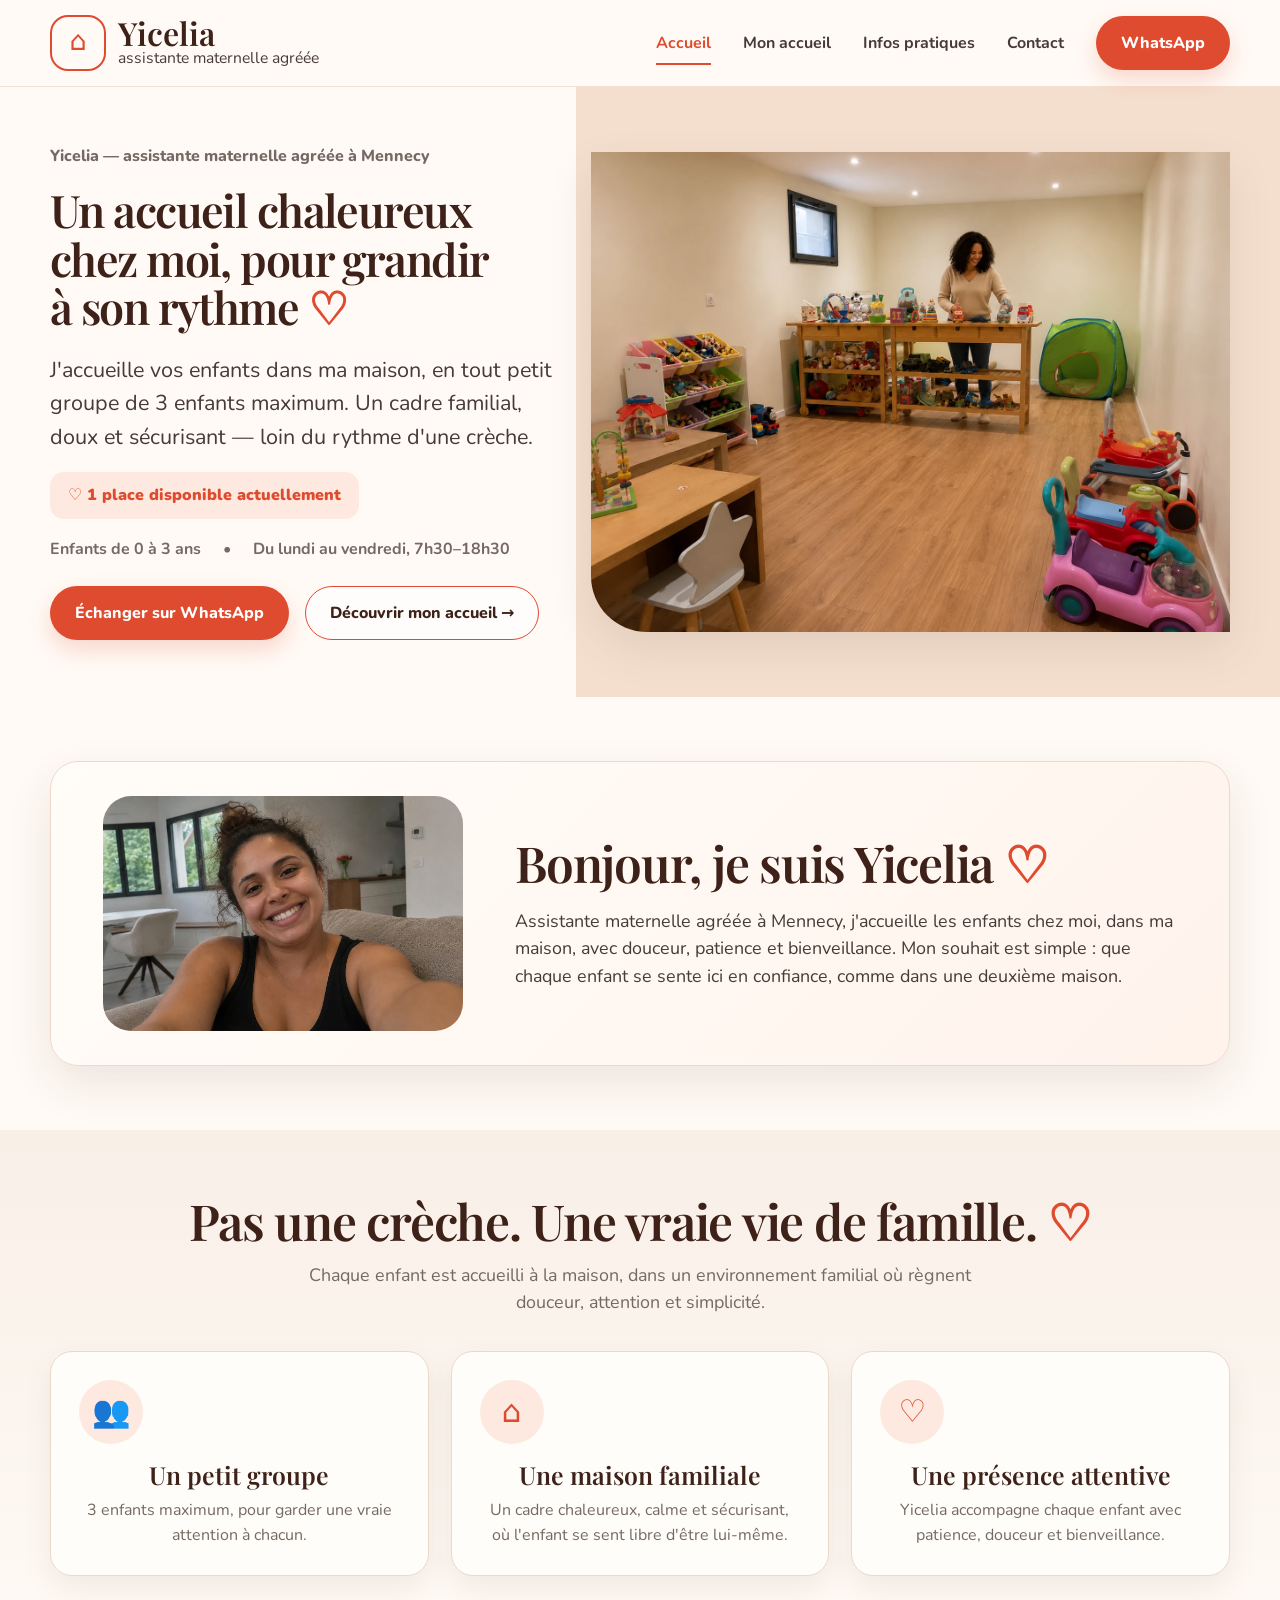
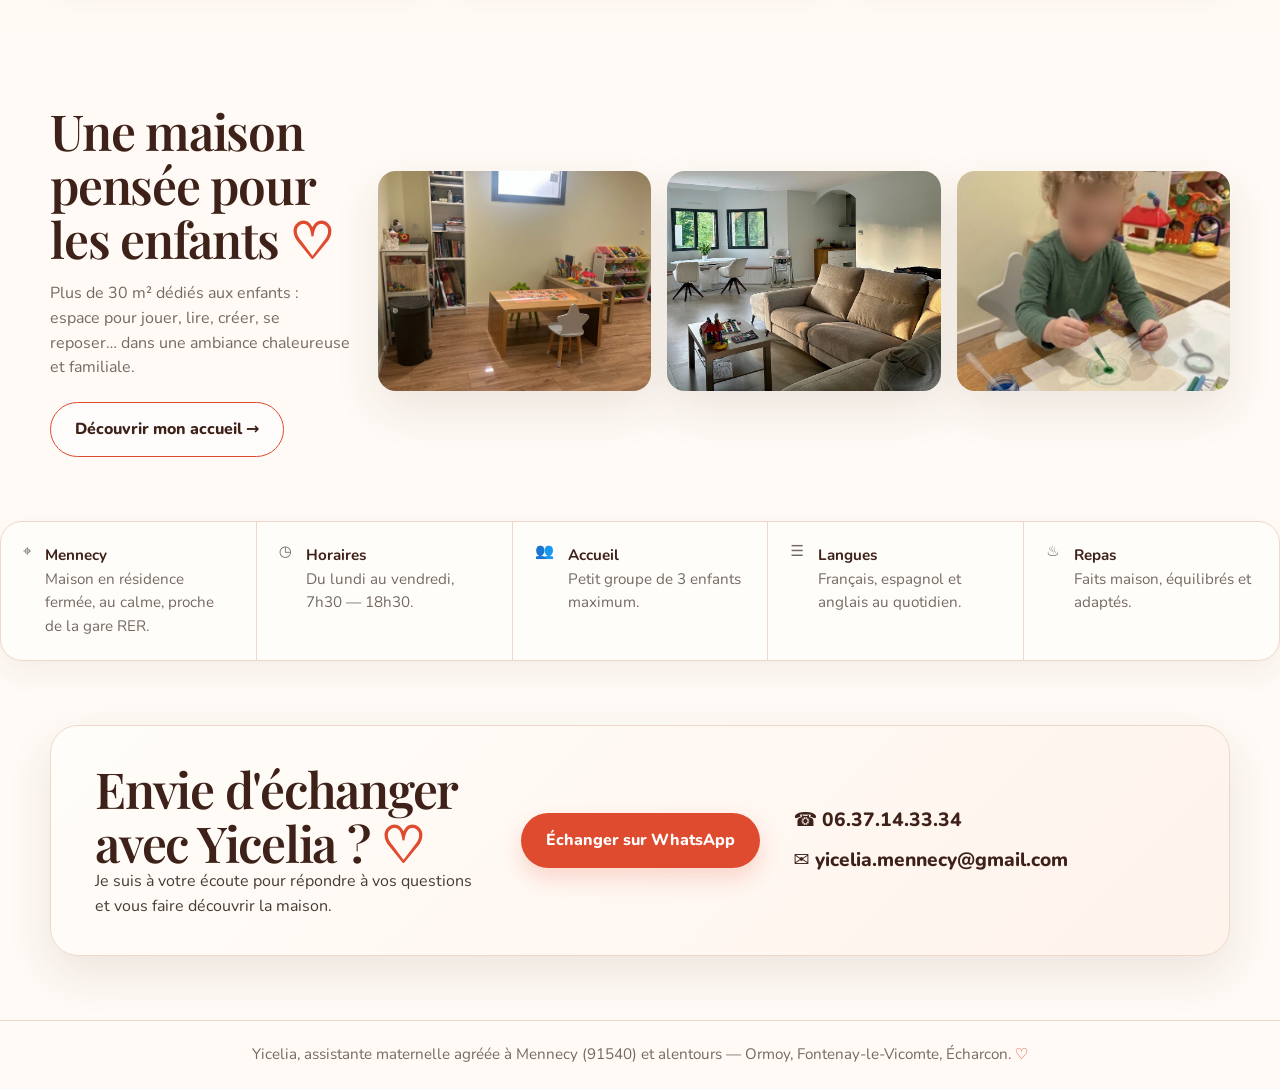
<file: index.html>
<!doctype html>
<html lang="fr">
<head>
  <meta charset="utf-8">
  <meta name="viewport" content="width=device-width, initial-scale=1">
  <title>Assistante maternelle agréée à Mennecy (91) — Yicelia</title>
  <meta name="description" content="Yicelia, assistante maternelle agréée à Mennecy, accueille vos enfants chez elle en petit groupe de 3 maximum. Cadre familial et chaleureux. 1 place disponible.">
  <link rel="preconnect" href="https://fonts.googleapis.com">
  <link rel="preconnect" href="https://fonts.gstatic.com" crossorigin>
  <link href="https://fonts.googleapis.com/css2?family=Nunito:wght@400;600;700;800;900&family=Playfair+Display:wght@500;600;700&display=swap" rel="stylesheet">
    <link rel="canonical" href="https://yiceliaparis.github.io/assistante-maternelle-mennecy/">
  <link rel="icon" href="assets/images/favicon.svg" type="image/svg+xml">
  <meta property="og:type" content="website">
  <meta property="og:title" content="Assistante maternelle agréée à Mennecy (91) — Yicelia">
  <meta property="og:description" content="Yicelia, assistante maternelle agréée à Mennecy, accueille vos enfants chez elle en petit groupe de 3 maximum. Cadre familial et chaleureux. 1 place disponible.">
  <meta property="og:image" content="https://yiceliaparis.github.io/assistante-maternelle-mennecy/assets/images/hero-accueil.webp">
  <meta property="og:url" content="https://yiceliaparis.github.io/assistante-maternelle-mennecy/">
  <meta name="twitter:card" content="summary_large_image">
  <link rel="stylesheet" href="assets/css/style.css">
  <script type="application/ld+json">
{
  "@context": "https://schema.org",
  "@type": "ChildCare",
  "name": "Yicelia - Assistante maternelle agréée",
  "url": "https://yiceliaparis.github.io/assistante-maternelle-mennecy/",
  "description": "Assistante maternelle agréée à Mennecy, accueil familial en petit groupe de 3 enfants maximum.",
  "telephone": "+33637143334",
  "email": "yicelia.mennecy@gmail.com",
  "address": {
    "@type": "PostalAddress",
    "addressLocality": "Mennecy",
    "postalCode": "91540",
    "addressCountry": "FR"
  },
  "areaServed": [
    "Mennecy",
    "Ormoy",
    "Fontenay-le-Vicomte",
    "Écharcon"
  ],
  "openingHours": "Mo-Fr 07:30-18:30",
  "openingHoursSpecification": [
    {
      "@type": "OpeningHoursSpecification",
      "dayOfWeek": [
        "Monday",
        "Tuesday",
        "Wednesday",
        "Thursday",
        "Friday"
      ],
      "opens": "07:30",
      "closes": "18:30"
    }
  ],
  "priceRange": "€€"
}
</script>
</head>
<body>
  <header class="site-header">
    <div class="container header-inner">
      <a class="brand" href="index.html" aria-label="Accueil Yicelia">
        <span class="logo-mark" aria-hidden="true"></span>
        <span><span class="brand-name">Yicelia</span><span class="brand-sub">assistante maternelle agréée</span></span>
      </a>
      <button class="nav-toggle" aria-expanded="false" aria-label="Ouvrir le menu">Menu</button>
      <nav class="site-nav" aria-label="Navigation principale">
        <a class="active" href="index.html">Accueil</a>
        <a href="mon-accueil.html">Mon accueil</a>
        <a href="infos-pratiques.html">Infos pratiques</a>
        <a href="contact.html">Contact</a>
        <a class="btn btn-primary" href="https://wa.me/33637143334" aria-label="Échanger avec Yicelia sur WhatsApp">WhatsApp</a>
      </nav>
    </div>
  </header>

  <main>
    <section class="hero">
      <div class="container hero-grid">
        <div class="hero-content">
          <p class="kicker">Yicelia — assistante maternelle agréée à Mennecy</p>
          <h1>Un accueil chaleureux<br>chez moi, pour grandir<br><span class="hero-title-heart">à son rythme <span class="heart">♡</span></span></h1>
          <p class="hero-text">J'accueille vos enfants dans ma maison, en tout petit groupe de 3 enfants maximum. Un cadre familial, doux et sécurisant — loin du rythme d'une crèche.</p>
          <span class="badge">♡ 1 place disponible actuellement</span>
          <div class="hero-meta">
            <span>Enfants de 0 à 3 ans</span>
            <span>•</span>
            <span>Du lundi au vendredi, 7h30–18h30</span>
          </div>
          <div class="hero-actions">
            <a class="btn btn-primary" href="https://wa.me/33637143334" aria-label="Échanger avec Yicelia sur WhatsApp">Échanger sur WhatsApp</a>
            <a class="btn btn-outline" href="mon-accueil.html">Découvrir mon accueil →</a>
          </div>
        </div>
        <div class="hero-image">
          <img src="assets/images/hero-accueil.webp" alt="Espace de jeu chez Yicelia, assistante maternelle à Mennecy" width="1448" height="1086">
        </div>
      </div>
    </section>

    <section class="section">
      <div class="container about-card">
        <div class="portrait"><img src="assets/images/yicelia-portrait.webp" alt="Portrait de Yicelia, assistante maternelle agréée à Mennecy" width="1400" height="933"></div>
        <div>
          <h2>Bonjour, je suis Yicelia <span class="heart">♡</span></h2>
          <p>Assistante maternelle agréée à Mennecy, j'accueille les enfants chez moi, dans ma maison, avec douceur, patience et bienveillance. Mon souhait est simple : que chaque enfant se sente ici en confiance, comme dans une deuxième maison.</p>
        </div>
      </div>
    </section>

    <section class="section section-soft">
      <div class="container center">
        <h2>Pas une crèche. Une vraie vie de famille. <span class="heart">♡</span></h2>
        <p class="section-intro">Chaque enfant est accueilli à la maison, dans un environnement familial où règnent douceur, attention et simplicité.</p>
        <div class="cards-3" style="margin-top:34px">
          <article class="card"><div class="icon">👥</div><h3>Un petit groupe</h3><p>3 enfants maximum, pour garder une vraie attention à chacun.</p></article>
          <article class="card"><div class="icon">⌂</div><h3>Une maison familiale</h3><p>Un cadre chaleureux, calme et sécurisant, où l'enfant se sent libre d'être lui-même.</p></article>
          <article class="card"><div class="icon">♡</div><h3>Une présence attentive</h3><p>Yicelia accompagne chaque enfant avec patience, douceur et bienveillance.</p></article>
        </div>
      </div>
    </section>

    <section class="section">
      <div class="container house-grid">
        <div class="text-box">
          <h2>Une maison pensée pour les enfants <span class="heart">♡</span></h2>
          <p>Plus de 30 m² dédiés aux enfants : espace pour jouer, lire, créer, se reposer… dans une ambiance chaleureuse et familiale.</p>
          <a class="btn btn-outline" href="mon-accueil.html">Découvrir mon accueil →</a>
        </div>
        <div class="gallery-3">
          <div class="photo"><img src="assets/images/espace-jeux-1.webp" alt="Coin de jeux chez Yicelia à Mennecy" width="1300" height="1733"></div>
          <div class="photo"><img src="assets/images/espace-jeux-2.webp" alt="Coin lecture et temps calme chez Yicelia" width="1300" height="731"></div>
          <div class="photo"><img src="assets/images/espace-jeux-3.webp" alt="Espace d'activités pour les enfants chez Yicelia" width="1160" height="980"></div>
        </div>
      </div>
    </section>

    <section class="section" style="padding-top:0">
      <div class="container quick-strip">
        <div class="quick-item"><span class="quick-icon">⌖</span><span><strong>Mennecy</strong><span>Maison en résidence fermée, au calme, proche de la gare RER.</span></span></div>
        <div class="quick-item"><span class="quick-icon">◷</span><span><strong>Horaires</strong><span>Du lundi au vendredi, 7h30 — 18h30.</span></span></div>
        <div class="quick-item"><span class="quick-icon">👥</span><span><strong>Accueil</strong><span>Petit groupe de 3 enfants maximum.</span></span></div>
        <div class="quick-item"><span class="quick-icon">☰</span><span><strong>Langues</strong><span>Français, espagnol et anglais au quotidien.</span></span></div>
        <div class="quick-item"><span class="quick-icon">♨</span><span><strong>Repas</strong><span>Faits maison, équilibrés et adaptés.</span></span></div>
      </div>
    </section>

    <section id="contact" class="section" style="padding-top:0">
      <div class="container cta-panel">
        <div><h2>Envie d'échanger avec Yicelia ? <span class="heart">♡</span></h2><p>Je suis à votre écoute pour répondre à vos questions et vous faire découvrir la maison.</p></div>
        <div><a class="btn btn-primary" href="https://wa.me/33637143334" aria-label="Échanger avec Yicelia sur WhatsApp">Échanger sur WhatsApp</a></div>
        <div class="contact-list"><a href="tel:+33637143334">☎ 06.37.14.33.34</a><a href="mailto:yicelia.mennecy@gmail.com">✉ yicelia.mennecy@gmail.com</a></div>
      </div>
    </section>
  </main>

  <footer class="site-footer"><div class="container">Yicelia, assistante maternelle agréée à Mennecy (91540) et alentours — Ormoy, Fontenay-le-Vicomte, Écharcon. <span class="heart">♡</span></div></footer>
  <script src="assets/js/main.js"></script>

<a class="floating-whatsapp" href="https://wa.me/33637143334" aria-label="Échanger avec Yicelia sur WhatsApp">WhatsApp</a>
</body>
</html>
</file>
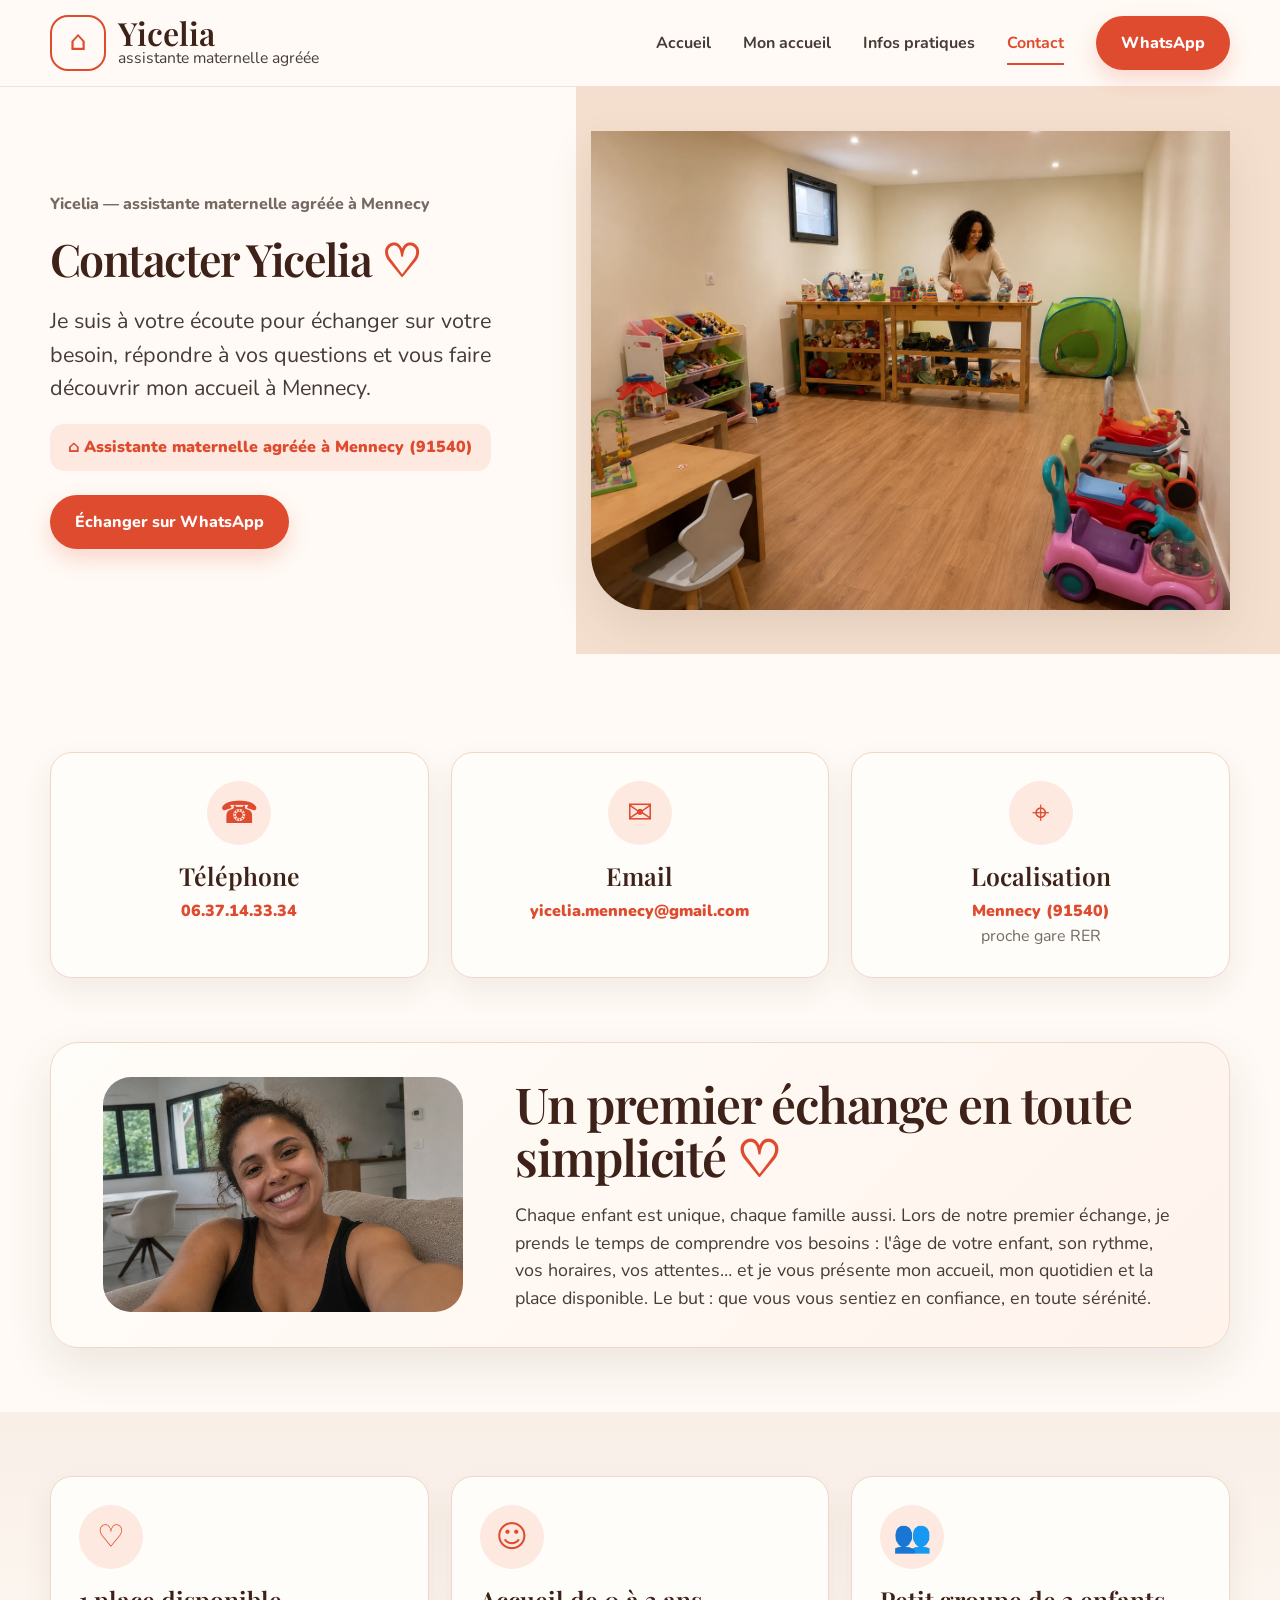
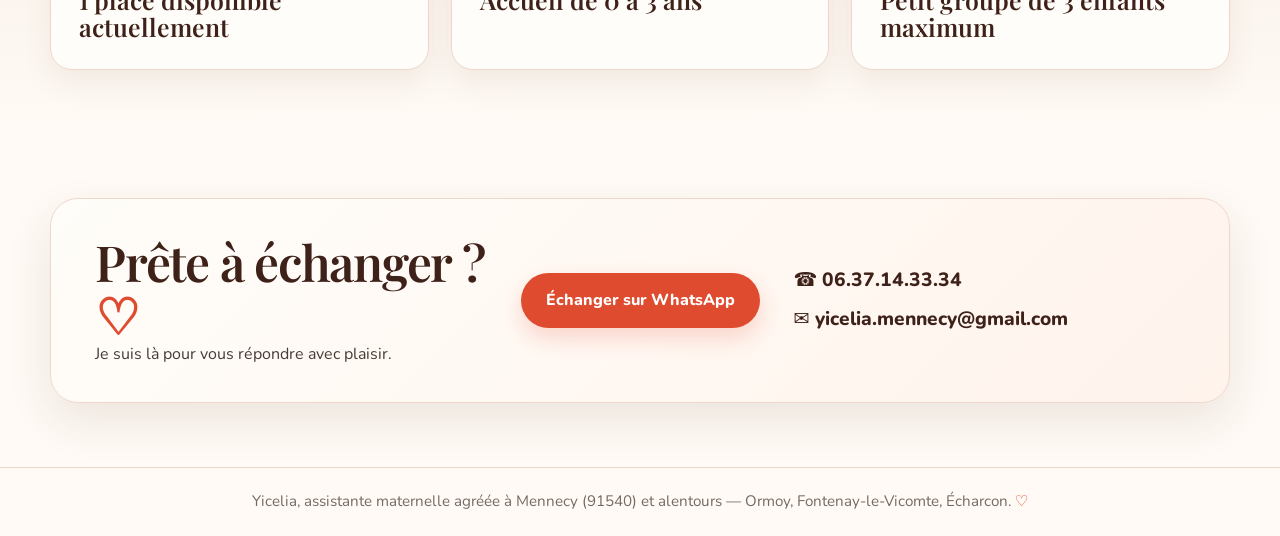
<file: contact.html>
<!doctype html>
<html lang="fr">
<head><meta charset="utf-8"><meta name="viewport" content="width=device-width, initial-scale=1"><title>Contact — Yicelia, assistante maternelle à Mennecy</title><meta name="description" content="Contactez Yicelia, assistante maternelle agréée à Mennecy. Échangez par WhatsApp, téléphone ou email."><link rel="preconnect" href="https://fonts.googleapis.com"><link rel="preconnect" href="https://fonts.gstatic.com" crossorigin><link href="https://fonts.googleapis.com/css2?family=Nunito:wght@400;600;700;800;900&family=Playfair+Display:wght@500;600;700&display=swap" rel="stylesheet">  <link rel="canonical" href="https://yiceliaparis.github.io/assistante-maternelle-mennecy/contact.html">
  <link rel="icon" href="assets/images/favicon.svg" type="image/svg+xml">
  <meta property="og:type" content="website">
  <meta property="og:title" content="Contact — Yicelia, assistante maternelle à Mennecy">
  <meta property="og:description" content="Contactez Yicelia, assistante maternelle agréée à Mennecy. Échangez par WhatsApp, téléphone ou email.">
<meta property="og:image" content="https://yiceliaparis.github.io/assistante-maternelle-mennecy/assets/images/yicelia-portrait.webp">
<meta property="og:url" content="https://yiceliaparis.github.io/assistante-maternelle-mennecy/contact.html">
  <meta name="twitter:card" content="summary_large_image">
  <link rel="stylesheet" href="assets/css/style.css">  <script type="application/ld+json">
{
  "@context": "https://schema.org",
  "@type": "ChildCare",
  "name": "Yicelia - Assistante maternelle agréée",
  "url": "https://yiceliaparis.github.io/assistante-maternelle-mennecy/",
  "description": "Assistante maternelle agréée à Mennecy, accueil familial en petit groupe de 3 enfants maximum.",
  "telephone": "+33637143334",
  "email": "yicelia.mennecy@gmail.com",
  "address": {
    "@type": "PostalAddress",
    "addressLocality": "Mennecy",
    "postalCode": "91540",
    "addressCountry": "FR"
  },
  "areaServed": [
    "Mennecy",
    "Ormoy",
    "Fontenay-le-Vicomte",
    "Écharcon"
  ],
  "openingHours": "Mo-Fr 07:30-18:30",
  "openingHoursSpecification": [
    {
      "@type": "OpeningHoursSpecification",
      "dayOfWeek": [
        "Monday",
        "Tuesday",
        "Wednesday",
        "Thursday",
        "Friday"
      ],
      "opens": "07:30",
      "closes": "18:30"
    }
  ],
  "priceRange": "€€"
}
</script>
</head>
<body><header class="site-header"><div class="container header-inner"><a class="brand" href="index.html"><span class="logo-mark"></span><span><span class="brand-name">Yicelia</span><span class="brand-sub">assistante maternelle agréée</span></span></a><button class="nav-toggle" aria-expanded="false" aria-label="Ouvrir le menu">Menu</button><nav class="site-nav"><a href="index.html">Accueil</a><a href="mon-accueil.html">Mon accueil</a><a href="infos-pratiques.html">Infos pratiques</a><a class="active" href="contact.html">Contact</a><a class="btn btn-primary" href="https://wa.me/33637143334" aria-label="Échanger avec Yicelia sur WhatsApp">WhatsApp</a></nav></div></header>
<main>
<section class="hero page-hero"><div class="container hero-grid"><div class="hero-content"><p class="kicker">Yicelia — assistante maternelle agréée à Mennecy</p><h1>Contacter Yicelia <span class="heart">♡</span></h1><p class="hero-text">Je suis à votre écoute pour échanger sur votre besoin, répondre à vos questions et vous faire découvrir mon accueil à Mennecy.</p><span class="badge">⌂ Assistante maternelle agréée à Mennecy (91540)</span><div class="hero-actions" style="margin-top:24px"><a class="btn btn-primary" href="https://wa.me/33637143334" aria-label="Échanger avec Yicelia sur WhatsApp">Échanger sur WhatsApp</a></div></div><div class="hero-image"><img src="assets/images/hero-accueil.webp" alt="Espace d'accueil familial de Yicelia à Mennecy" width="1448" height="1086"></div></div></section>
<section class="section"><div class="container cards-3 contact-cards"><article class="card"><div class="icon">☎</div><h3>Téléphone</h3><p><a href="tel:+33637143334">06.37.14.33.34</a></p></article><article class="card"><div class="icon">✉</div><h3>Email</h3><p><a href="mailto:yicelia.mennecy@gmail.com">yicelia.mennecy@gmail.com</a></p></article><article class="card"><div class="icon">⌖</div><h3>Localisation</h3><p><span class="accent">Mennecy (91540)</span><br>proche gare RER</p></article></div></section>
<section class="section" style="padding-top:0"><div class="container about-card"><div class="portrait"><img src="assets/images/yicelia-portrait.webp" alt="Yicelia, assistante maternelle agréée à Mennecy" width="1400" height="933"></div><div><h2>Un premier échange en toute simplicité <span class="heart">♡</span></h2><p>Chaque enfant est unique, chaque famille aussi. Lors de notre premier échange, je prends le temps de comprendre vos besoins : l'âge de votre enfant, son rythme, vos horaires, vos attentes… et je vous présente mon accueil, mon quotidien et la place disponible. Le but : que vous vous sentiez en confiance, en toute sérénité.</p></div></div></section>
<section class="section section-soft"><div class="container cards-3"><article class="card"><div class="icon">♡</div><h3>1 place disponible actuellement</h3></article><article class="card"><div class="icon">☺</div><h3>Accueil de 0 à 3 ans</h3></article><article class="card"><div class="icon">👥</div><h3>Petit groupe de 3 enfants maximum</h3></article></div></section>
<section class="section"><div class="container cta-panel"><div><h2>Prête à échanger ? <span class="heart">♡</span></h2><p>Je suis là pour vous répondre avec plaisir.</p></div><div><a class="btn btn-primary" href="https://wa.me/33637143334" aria-label="Échanger avec Yicelia sur WhatsApp">Échanger sur WhatsApp</a></div><div class="contact-list"><a href="tel:+33637143334">☎ 06.37.14.33.34</a><a href="mailto:yicelia.mennecy@gmail.com">✉ yicelia.mennecy@gmail.com</a></div></div></section>
</main><footer class="site-footer"><div class="container">Yicelia, assistante maternelle agréée à Mennecy (91540) et alentours — Ormoy, Fontenay-le-Vicomte, Écharcon. <span class="heart">♡</span></div></footer><script src="assets/js/main.js"></script>
<a class="floating-whatsapp" href="https://wa.me/33637143334" aria-label="Échanger avec Yicelia sur WhatsApp">WhatsApp</a>
</body></html>
</file>
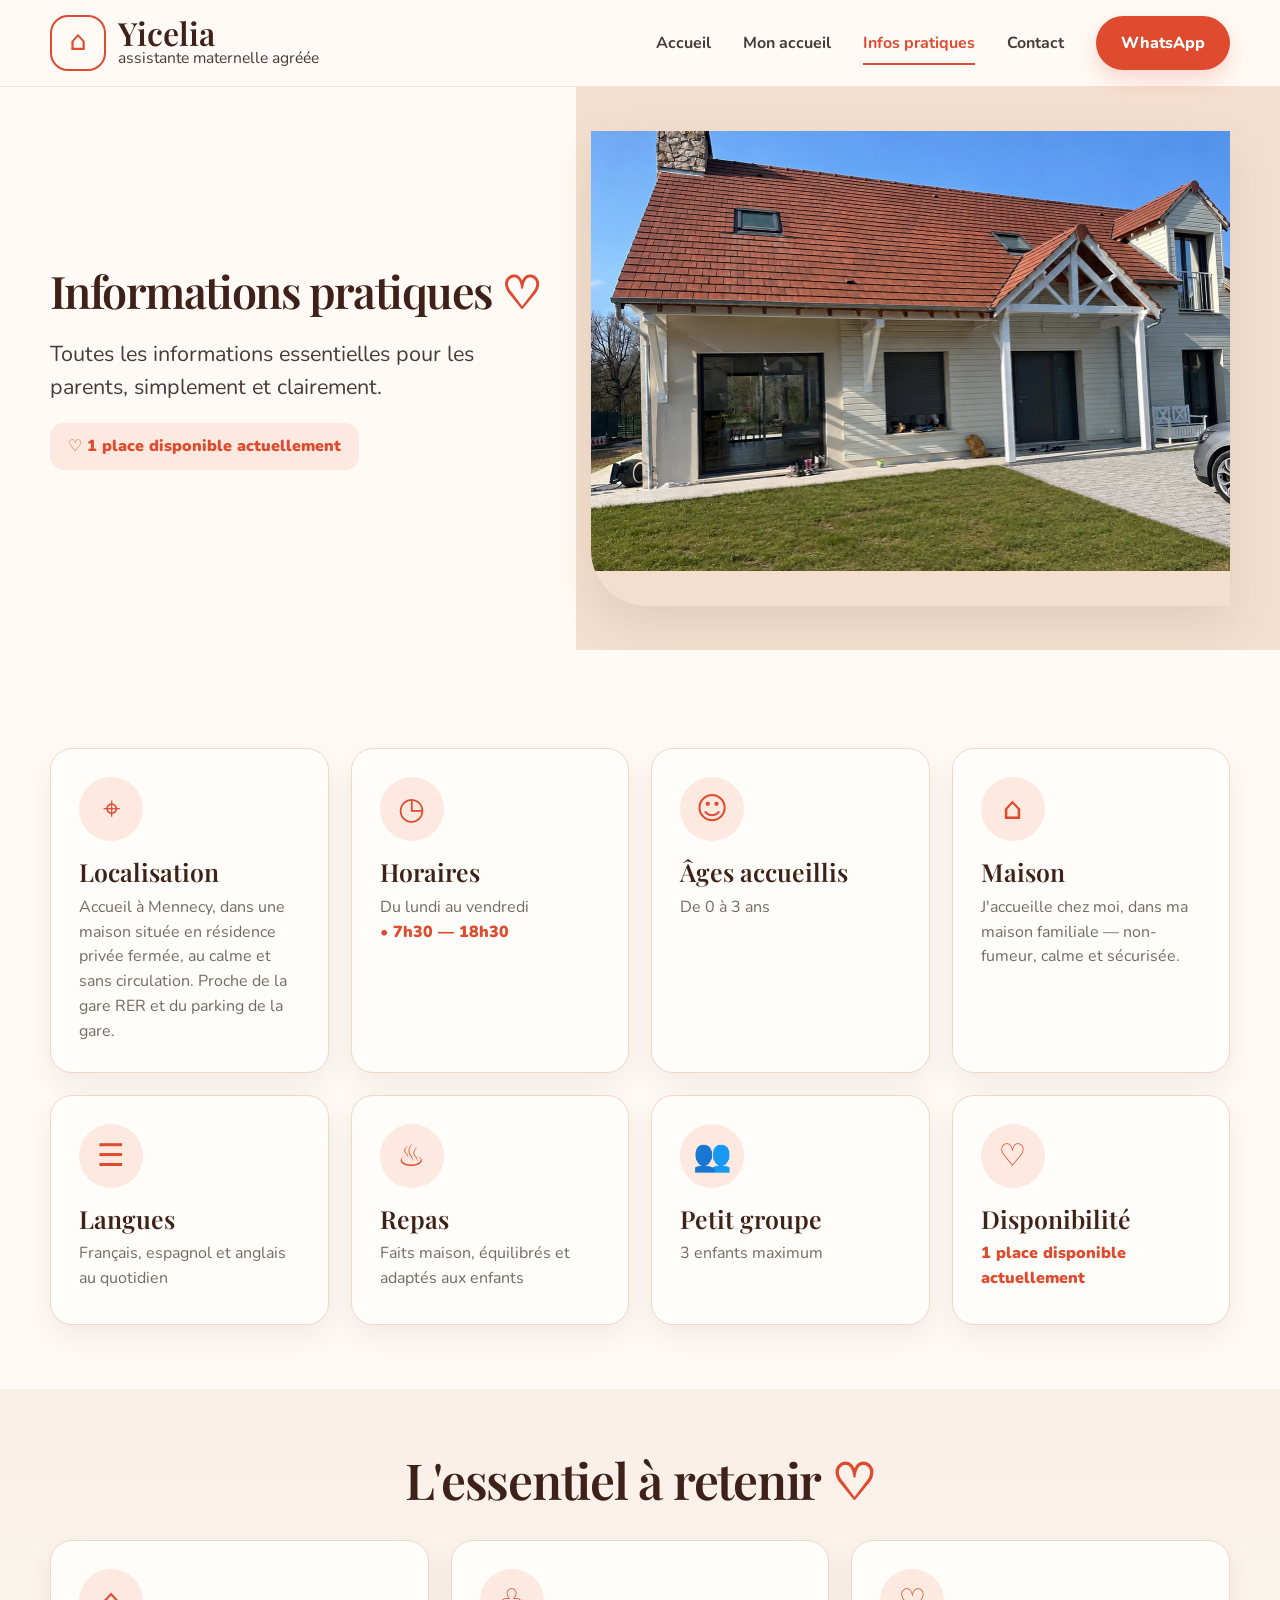
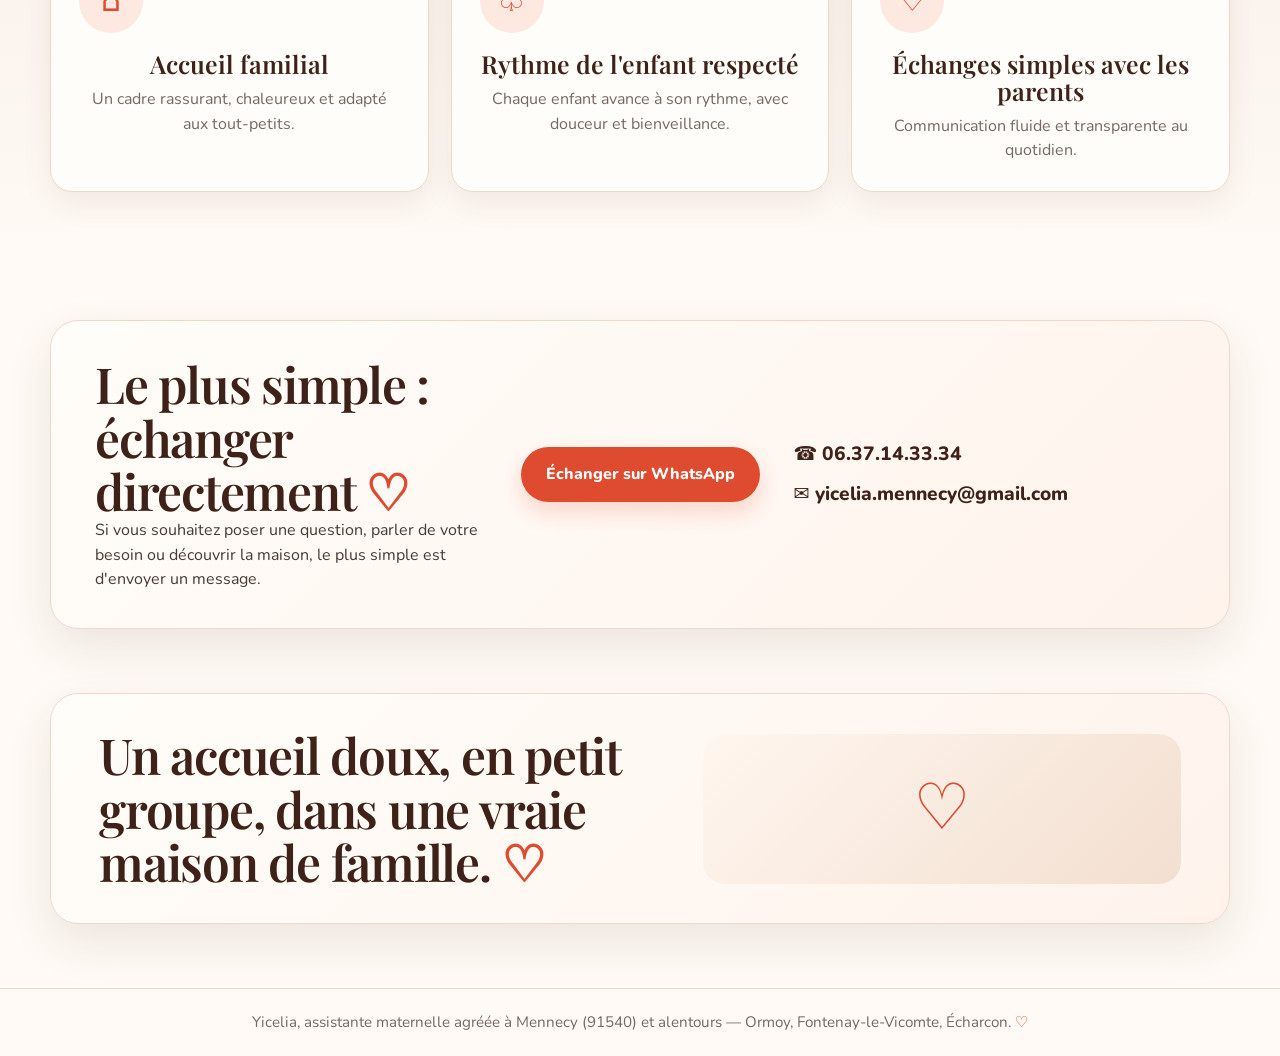
<file: infos-pratiques.html>
<!doctype html>
<html lang="fr">
<head><meta charset="utf-8"><meta name="viewport" content="width=device-width, initial-scale=1"><title>Infos pratiques — Assistante maternelle agréée à Mennecy</title><meta name="description" content="Horaires, âges accueillis, localisation : toutes les infos pour confier votre enfant à Yicelia, assistante maternelle agréée à Mennecy (91540)."><link rel="preconnect" href="https://fonts.googleapis.com"><link rel="preconnect" href="https://fonts.gstatic.com" crossorigin><link href="https://fonts.googleapis.com/css2?family=Nunito:wght@400;600;700;800;900&family=Playfair+Display:wght@500;600;700&display=swap" rel="stylesheet">  <link rel="canonical" href="https://yiceliaparis.github.io/assistante-maternelle-mennecy/infos-pratiques.html">
  <link rel="icon" href="assets/images/favicon.svg" type="image/svg+xml">
  <meta property="og:type" content="website">
  <meta property="og:title" content="Infos pratiques — Assistante maternelle agréée à Mennecy">
  <meta property="og:description" content="Horaires, âges accueillis, localisation : toutes les infos pour confier votre enfant à Yicelia, assistante maternelle agréée à Mennecy (91540).">
<meta property="og:image" content="https://yiceliaparis.github.io/assistante-maternelle-mennecy/assets/images/maison-exterieur.webp">
<meta property="og:url" content="https://yiceliaparis.github.io/assistante-maternelle-mennecy/infos-pratiques.html">
  <meta name="twitter:card" content="summary_large_image">
  <link rel="stylesheet" href="assets/css/style.css"></head>
<body><header class="site-header"><div class="container header-inner"><a class="brand" href="index.html"><span class="logo-mark"></span><span><span class="brand-name">Yicelia</span><span class="brand-sub">assistante maternelle agréée</span></span></a><button class="nav-toggle" aria-expanded="false" aria-label="Ouvrir le menu">Menu</button><nav class="site-nav"><a href="index.html">Accueil</a><a href="mon-accueil.html">Mon accueil</a><a class="active" href="infos-pratiques.html">Infos pratiques</a><a href="contact.html">Contact</a><a class="btn btn-primary" href="https://wa.me/33637143334" aria-label="Échanger avec Yicelia sur WhatsApp">WhatsApp</a></nav></div></header>
<main><section class="hero page-hero"><div class="container hero-grid"><div class="hero-content"><h1>Informations pratiques <span class="heart">♡</span></h1><p class="hero-text">Toutes les informations essentielles pour les parents, simplement et clairement.</p><span class="badge">♡ 1 place disponible actuellement</span></div><div class="hero-image"><img src="assets/images/maison-exterieur.webp" alt="Maison familiale de Yicelia, assistante maternelle à Mennecy" width="1280" height="880"></div></div></section>
<section class="section"><div class="container cards-4 info-grid"><article class="card"><div class="icon">⌖</div><h3>Localisation</h3><p>Accueil à Mennecy, dans une maison située en résidence privée fermée, au calme et sans circulation. Proche de la gare RER et du parking de la gare.</p></article><article class="card"><div class="icon">◷</div><h3>Horaires</h3><p>Du lundi au vendredi<br><span class="accent">• 7h30 — 18h30</span></p></article><article class="card"><div class="icon">☺</div><h3>Âges accueillis</h3><p>De 0 à 3 ans</p></article><article class="card"><div class="icon">⌂</div><h3>Maison</h3><p>J'accueille chez moi, dans ma maison familiale — non-fumeur, calme et sécurisée.</p></article><article class="card"><div class="icon">☰</div><h3>Langues</h3><p>Français, espagnol et anglais au quotidien</p></article><article class="card"><div class="icon">♨</div><h3>Repas</h3><p>Faits maison, équilibrés et adaptés aux enfants</p></article><article class="card"><div class="icon">👥</div><h3>Petit groupe</h3><p>3 enfants maximum</p></article><article class="card"><div class="icon">♡</div><h3>Disponibilité</h3><p><span class="accent">1 place disponible actuellement</span></p></article></div></section>
<section class="section section-soft"><div class="container center"><h2>L'essentiel à retenir <span class="heart">♡</span></h2><div class="cards-3 essential"><article class="card"><div class="icon">⌂</div><h3>Accueil familial</h3><p>Un cadre rassurant, chaleureux et adapté aux tout-petits.</p></article><article class="card"><div class="icon">♧</div><h3>Rythme de l'enfant respecté</h3><p>Chaque enfant avance à son rythme, avec douceur et bienveillance.</p></article><article class="card"><div class="icon">♡</div><h3>Échanges simples avec les parents</h3><p>Communication fluide et transparente au quotidien.</p></article></div></div></section>
<section class="section"><div class="container cta-panel"><div><h2>Le plus simple : échanger directement <span class="heart">♡</span></h2><p>Si vous souhaitez poser une question, parler de votre besoin ou découvrir la maison, le plus simple est d'envoyer un message.</p></div><div><a class="btn btn-primary" href="https://wa.me/33637143334" aria-label="Échanger avec Yicelia sur WhatsApp">Échanger sur WhatsApp</a></div><div class="contact-list"><a href="tel:+33637143334">☎ 06.37.14.33.34</a><a href="mailto:yicelia.mennecy@gmail.com">✉ yicelia.mennecy@gmail.com</a></div></div></section>
<section class="section" style="padding-top:0"><div class="container soft-panel closing-band"><h2>Un accueil doux, en petit groupe, dans une vraie maison de famille. <span class="heart">♡</span></h2><div class="decor-img">♡</div></div></section>
</main><footer class="site-footer"><div class="container">Yicelia, assistante maternelle agréée à Mennecy (91540) et alentours — Ormoy, Fontenay-le-Vicomte, Écharcon. <span class="heart">♡</span></div></footer><script src="assets/js/main.js"></script>
<a class="floating-whatsapp" href="https://wa.me/33637143334" aria-label="Échanger avec Yicelia sur WhatsApp">WhatsApp</a>
</body></html>
</file>
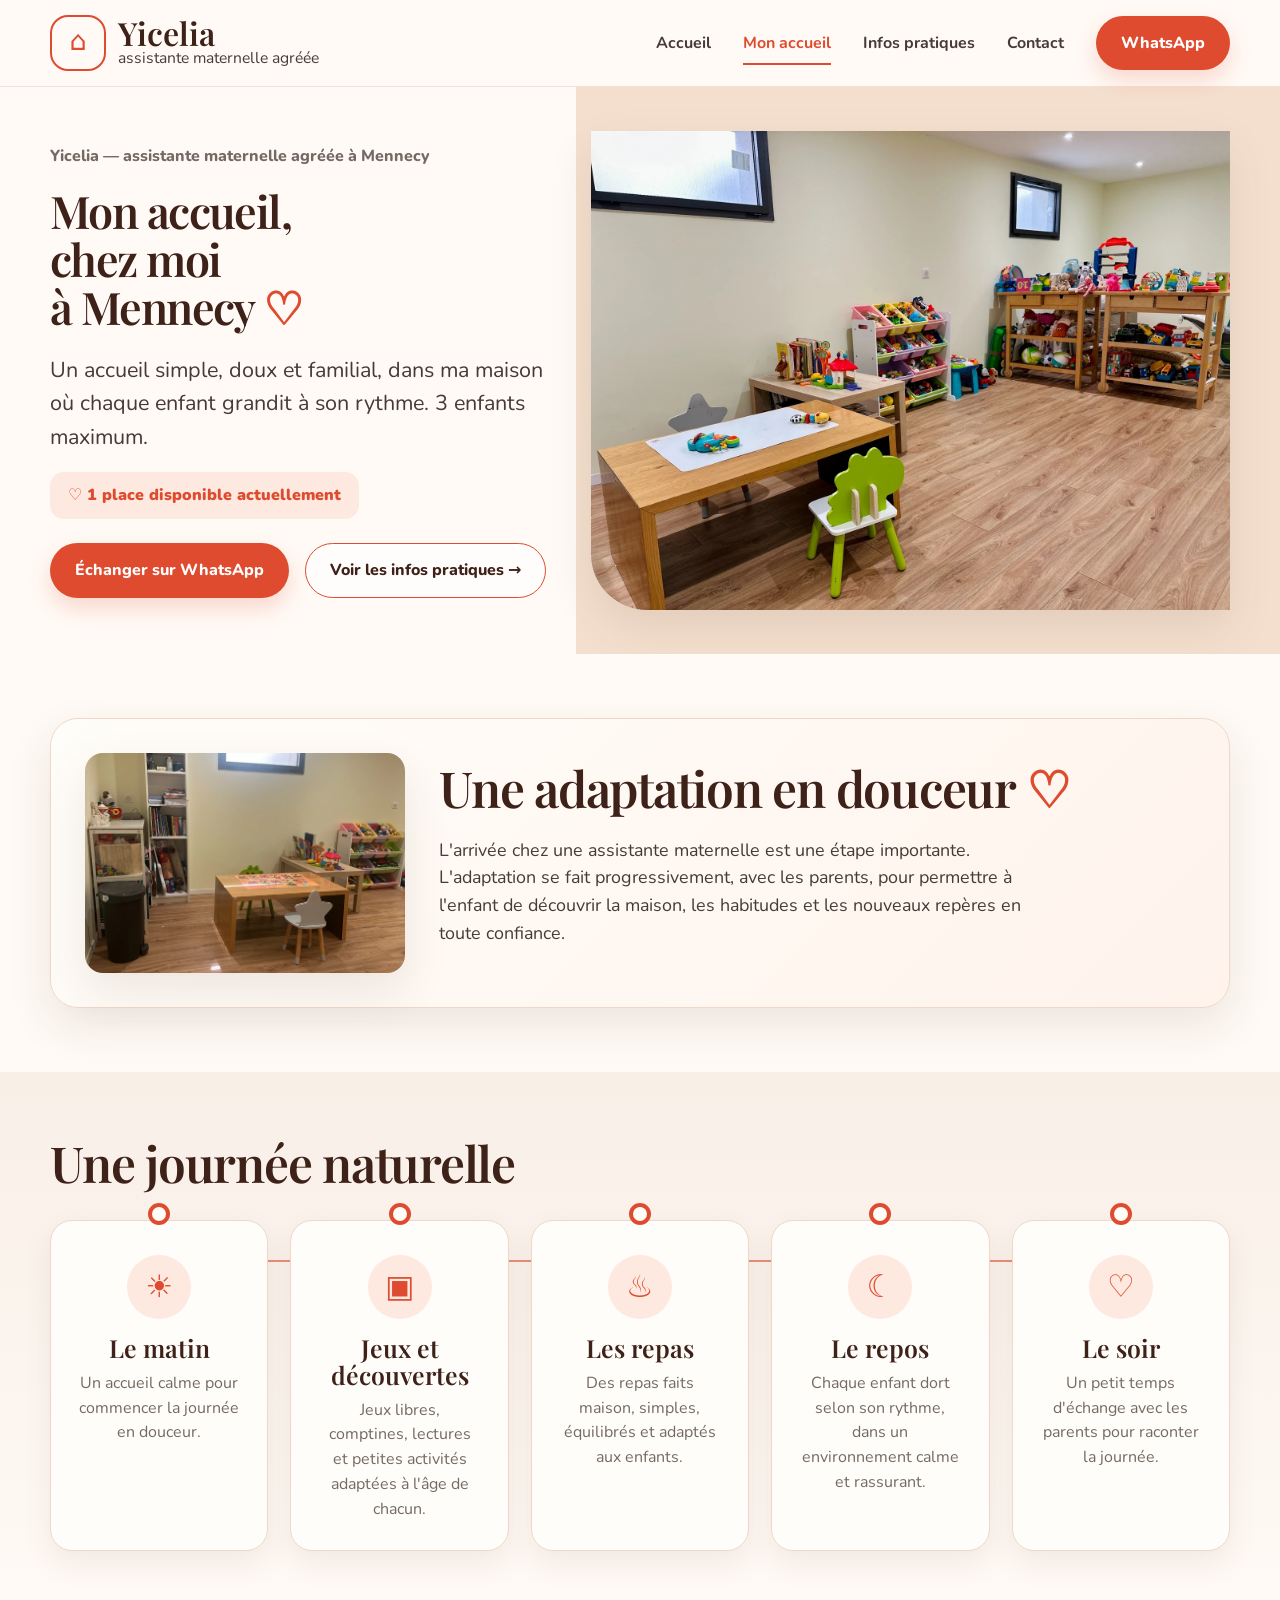
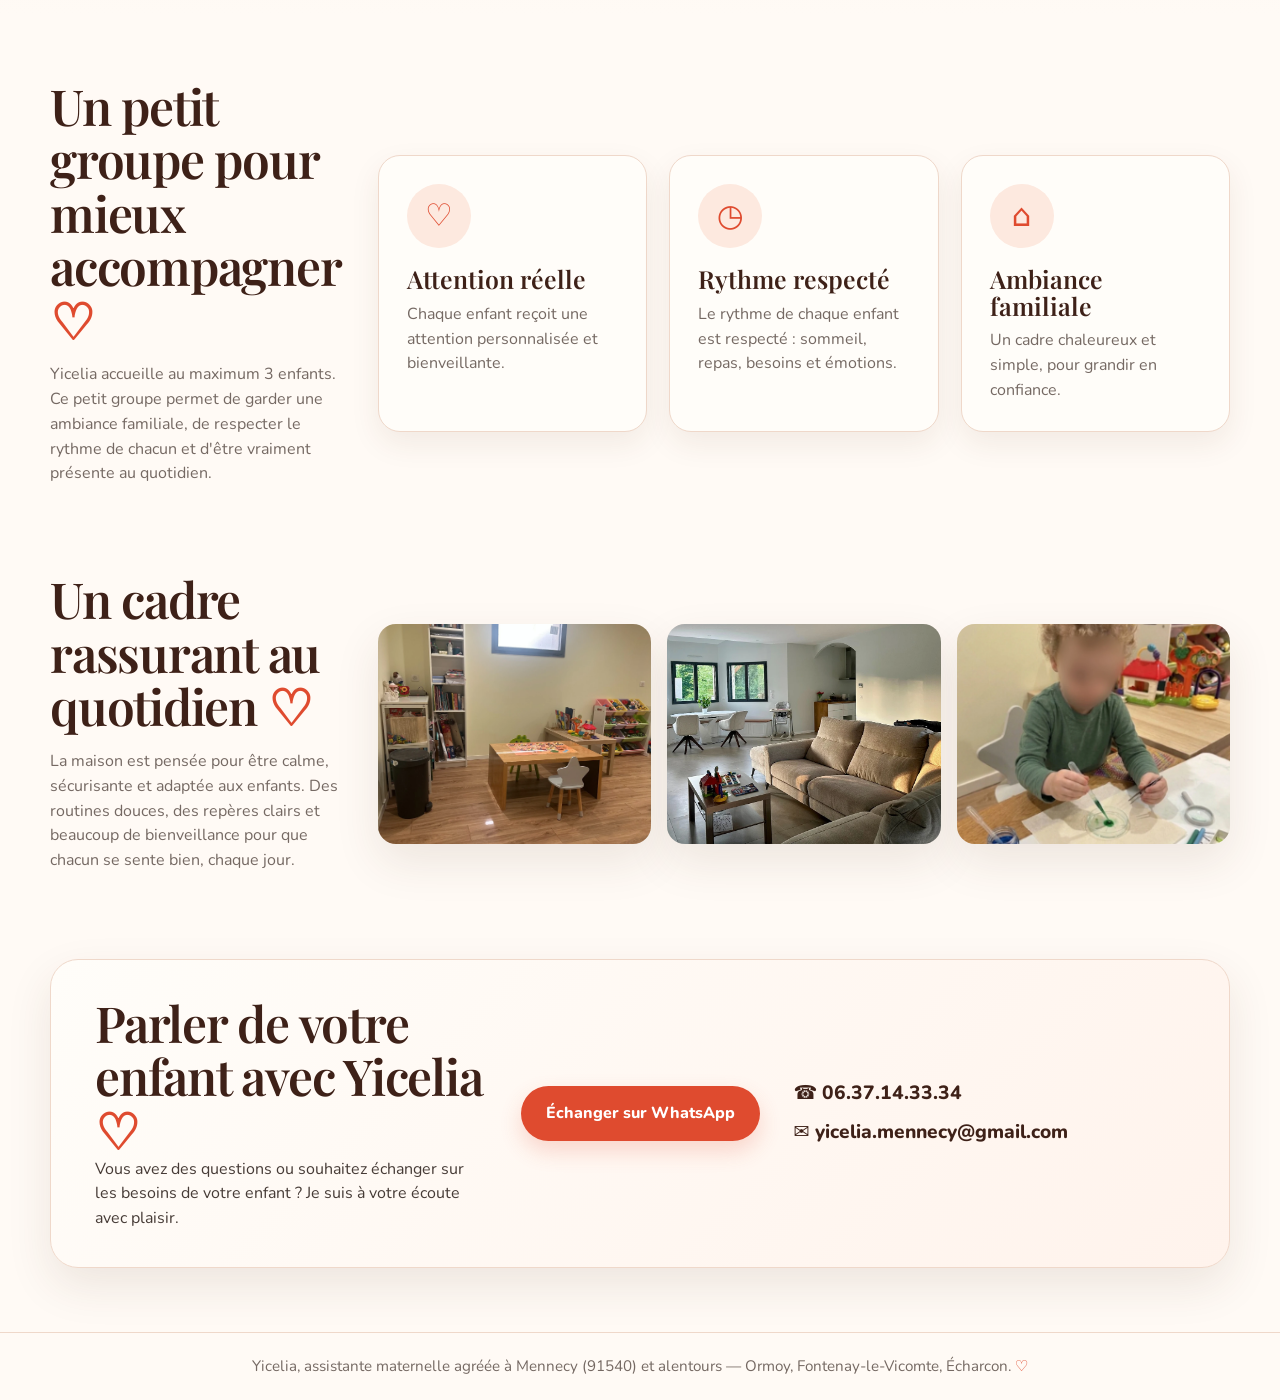
<file: mon-accueil.html>
<!doctype html>
<html lang="fr">
<head>
  <meta charset="utf-8"><meta name="viewport" content="width=device-width, initial-scale=1">
  <title>Mon accueil chez Yicelia — Assistante maternelle à Mennecy</title>
  <meta name="description" content="Découvrez l'accueil chez Yicelia : journée type, petit groupe de 3 enfants, rythme respecté. Un accueil familial à Mennecy, de 0 à 3 ans.">
  <link rel="preconnect" href="https://fonts.googleapis.com"><link rel="preconnect" href="https://fonts.gstatic.com" crossorigin>
  <link href="https://fonts.googleapis.com/css2?family=Nunito:wght@400;600;700;800;900&family=Playfair+Display:wght@500;600;700&display=swap" rel="stylesheet"> <link rel="canonical" href="https://yiceliaparis.github.io/assistante-maternelle-mennecy/mon-accueil.html">
  <link rel="icon" href="assets/images/favicon.svg" type="image/svg+xml">
  <meta property="og:type" content="website">
  <meta property="og:title" content="Mon accueil chez Yicelia — Assistante maternelle à Mennecy">
  <meta property="og:description" content="Découvrez l'accueil chez Yicelia : journée type, petit groupe de 3 enfants, rythme respecté. Un accueil familial à Mennecy, de 0 à 3 ans.">
<meta property="og:image" content="https://yiceliaparis.github.io/assistante-maternelle-mennecy/assets/images/hero-mon-accueil.webp">
<meta property="og:url" content="https://yiceliaparis.github.io/assistante-maternelle-mennecy/mon-accueil.html">
  <meta name="twitter:card" content="summary_large_image">
  <link rel="stylesheet" href="assets/css/style.css">
</head>
<body>
<header class="site-header"><div class="container header-inner"><a class="brand" href="index.html"><span class="logo-mark"></span><span><span class="brand-name">Yicelia</span><span class="brand-sub">assistante maternelle agréée</span></span></a><button class="nav-toggle" aria-expanded="false" aria-label="Ouvrir le menu">Menu</button><nav class="site-nav"><a href="index.html">Accueil</a><a class="active" href="mon-accueil.html">Mon accueil</a><a href="infos-pratiques.html">Infos pratiques</a><a href="contact.html">Contact</a><a class="btn btn-primary" href="https://wa.me/33637143334" aria-label="Échanger avec Yicelia sur WhatsApp">WhatsApp</a></nav></div></header>
<main>
<section class="hero page-hero"><div class="container hero-grid"><div class="hero-content"><p class="kicker">Yicelia — assistante maternelle agréée à Mennecy</p><h1>Mon accueil,<br>chez moi<br><span class="hero-title-heart">à Mennecy <span class="heart">♡</span></span></h1><p class="hero-text">Un accueil simple, doux et familial, dans ma maison où chaque enfant grandit à son rythme. 3 enfants maximum.</p><span class="badge">♡ 1 place disponible actuellement</span><div class="hero-actions" style="margin-top:24px"><a class="btn btn-primary" href="https://wa.me/33637143334" aria-label="Échanger avec Yicelia sur WhatsApp">Échanger sur WhatsApp</a><a class="btn btn-outline" href="infos-pratiques.html">Voir les infos pratiques →</a></div></div><div class="hero-image"><img src="assets/images/hero-mon-accueil.webp" alt="Accueil familial chez Yicelia, assistante maternelle à Mennecy" width="1600" height="1200"></div></div></section>
<section class="section"><div class="container soft-panel adaptation"><div class="photo"><img src="assets/images/espace-jeux-1.webp" alt="Espace doux pour l'adaptation chez Yicelia" width="1300" height="1733"></div><div><h2>Une adaptation en douceur <span class="heart">♡</span></h2><p class="hero-text" style="font-size:1.12rem">L'arrivée chez une assistante maternelle est une étape importante. L'adaptation se fait progressivement, avec les parents, pour permettre à l'enfant de découvrir la maison, les habitudes et les nouveaux repères en toute confiance.</p></div></div></section>
<section class="section section-soft"><div class="container"><h2>Une journée naturelle</h2><div class="cards-5 timeline"><article class="card"><div class="icon">☀</div><h3>Le matin</h3><p>Un accueil calme pour commencer la journée en douceur.</p></article><article class="card"><div class="icon">▣</div><h3>Jeux et découvertes</h3><p>Jeux libres, comptines, lectures et petites activités adaptées à l'âge de chacun.</p></article><article class="card"><div class="icon">♨</div><h3>Les repas</h3><p>Des repas faits maison, simples, équilibrés et adaptés aux enfants.</p></article><article class="card"><div class="icon">☾</div><h3>Le repos</h3><p>Chaque enfant dort selon son rythme, dans un environnement calme et rassurant.</p></article><article class="card"><div class="icon">♡</div><h3>Le soir</h3><p>Un petit temps d'échange avec les parents pour raconter la journée.</p></article></div></div></section>
<section class="section"><div class="container house-grid"><div class="text-box"><h2>Un petit groupe pour mieux accompagner <span class="heart">♡</span></h2><p>Yicelia accueille au maximum 3 enfants. Ce petit groupe permet de garder une ambiance familiale, de respecter le rythme de chacun et d'être vraiment présente au quotidien.</p></div><div class="cards-3"><article class="card"><div class="icon">♡</div><h3>Attention réelle</h3><p>Chaque enfant reçoit une attention personnalisée et bienveillante.</p></article><article class="card"><div class="icon">◷</div><h3>Rythme respecté</h3><p>Le rythme de chaque enfant est respecté : sommeil, repas, besoins et émotions.</p></article><article class="card"><div class="icon">⌂</div><h3>Ambiance familiale</h3><p>Un cadre chaleureux et simple, pour grandir en confiance.</p></article></div></div></section>
<section class="section" style="padding-top:0"><div class="container house-grid"><div class="text-box"><h2>Un cadre rassurant au quotidien <span class="heart">♡</span></h2><p>La maison est pensée pour être calme, sécurisante et adaptée aux enfants. Des routines douces, des repères clairs et beaucoup de bienveillance pour que chacun se sente bien, chaque jour.</p></div><div class="gallery-3"><div class="photo"><img src="assets/images/espace-jeux-1.webp" alt="Coin jeux calme chez Yicelia" width="1300" height="1733"></div><div class="photo"><img src="assets/images/espace-jeux-2.webp" alt="Coin lecture chez Yicelia" width="1300" height="731"></div><div class="photo"><img src="assets/images/espace-jeux-3.webp" alt="Coin activité chez Yicelia" width="1160" height="980"></div></div></div></section>
<section class="section" style="padding-top:0"><div class="container cta-panel"><div><h2>Parler de votre enfant avec Yicelia <span class="heart">♡</span></h2><p>Vous avez des questions ou souhaitez échanger sur les besoins de votre enfant ? Je suis à votre écoute avec plaisir.</p></div><div><a class="btn btn-primary" href="https://wa.me/33637143334" aria-label="Échanger avec Yicelia sur WhatsApp">Échanger sur WhatsApp</a></div><div class="contact-list"><a href="tel:+33637143334">☎ 06.37.14.33.34</a><a href="mailto:yicelia.mennecy@gmail.com">✉ yicelia.mennecy@gmail.com</a></div></div></section>
</main><footer class="site-footer"><div class="container">Yicelia, assistante maternelle agréée à Mennecy (91540) et alentours — Ormoy, Fontenay-le-Vicomte, Écharcon. <span class="heart">♡</span></div></footer><script src="assets/js/main.js"></script>

<a class="floating-whatsapp" href="https://wa.me/33637143334" aria-label="Échanger avec Yicelia sur WhatsApp">WhatsApp</a>
</body></html>
</file>
<file: assets/css/style.css>
:root {
  --cream: #fffaf5;
  --cream-2: #f8efe7;
  --card: #fffdf9;
  --terracotta: #df4b2f;
  --terracotta-dark: #b83a25;
  --peach: #fde9df;
  --brown: #3e2118;
  --text: #463b36;
  --muted: #756963;
  --line: #efd8ca;
  --shadow: 0 18px 45px rgba(83, 45, 28, .10);
  --radius: 28px;
  --max: 1180px;
}

* { box-sizing: border-box; }
html { scroll-behavior: smooth; }
body {
  margin: 0;
  font-family: 'Nunito', system-ui, -apple-system, BlinkMacSystemFont, 'Segoe UI', sans-serif;
  background: var(--cream);
  color: var(--text);
  line-height: 1.55;
}
img { max-width: 100%; display: block; }
a { color: inherit; text-decoration: none; }
.container { width: min(var(--max), calc(100% - 32px)); margin: 0 auto; }

h1, h2, h3, .brand-name {
  font-family: 'Playfair Display', Georgia, serif;
  color: var(--brown);
  line-height: 1.08;
  font-weight: 600;
  margin: 0;
}
h1 { font-size: clamp(2.7rem, 5.2vw, 4.55rem); letter-spacing: -.035em; text-wrap: balance; overflow-wrap: normal; }
h2 { font-size: clamp(2rem, 4vw, 3.1rem); letter-spacing: -.025em; }
h3 { font-size: clamp(1.25rem, 2vw, 1.55rem); }
p { margin: 0; }
.heart { color: var(--terracotta); font-family: inherit; }

.site-header {
  position: sticky;
  top: 0;
  z-index: 50;
  background: rgba(255, 250, 245, .94);
  backdrop-filter: blur(14px);
  border-bottom: 1px solid rgba(239, 216, 202, .75);
}
.header-inner {
  min-height: 86px;
  display: flex;
  align-items: center;
  justify-content: space-between;
  gap: 24px;
}
.brand { display: flex; align-items: center; gap: 12px; min-width: 220px; }
.logo-mark {
  width: 56px; height: 56px;
  display: grid; place-items: center;
  border: 2px solid var(--terracotta);
  border-radius: 18px;
  color: var(--terracotta);
  font-size: 27px;
  position: relative;
}
.logo-mark::before { content: '⌂'; transform: translateY(-1px); }
.brand-name { font-size: 2rem; display: block; }
.brand-sub { display: block; font-size: .98rem; margin-top: -4px; color: var(--text); white-space: nowrap; }
.site-nav { display: flex; align-items: center; gap: 32px; font-weight: 700; }
.site-nav a:not(.btn) { position: relative; padding: 10px 0; }
.site-nav a.active, .site-nav a:hover { color: var(--terracotta); }
.site-nav a.active::after {
  content: '';
  position: absolute;
  height: 2px;
  background: var(--terracotta);
  left: 0; right: 0; bottom: 0;
}
.nav-toggle {
  display: none;
  border: 1px solid var(--line);
  background: var(--card);
  border-radius: 14px;
  padding: 10px 12px;
  color: var(--brown);
  font-weight: 800;
}

.btn {
  display: inline-flex;
  align-items: center;
  justify-content: center;
  gap: 10px;
  border-radius: 999px;
  padding: 14px 24px;
  font-weight: 800;
  border: 1.5px solid transparent;
  min-height: 50px;
  transition: .2s ease;
}
.btn-primary { background: var(--terracotta); color: white; box-shadow: 0 10px 22px rgba(223, 75, 47, .20); }
.btn-primary:hover { background: var(--terracotta-dark); transform: translateY(-1px); }
.btn-outline { background: rgba(255,255,255,.7); border-color: var(--terracotta); color: var(--brown); }
.btn-outline:hover { background: var(--peach); }
.badge {
  display: inline-flex;
  align-items: center;
  gap: 9px;
  padding: 11px 18px;
  border-radius: 14px;
  background: var(--peach);
  color: var(--terracotta);
  font-weight: 900;
}
.kicker { font-weight: 800; color: var(--muted); margin-bottom: 18px; }
.hero {
  overflow: hidden;
  background: linear-gradient(90deg, var(--cream) 0%, var(--cream) 45%, #f4dfce 45%, #f4dfce 100%);
}
.hero-grid {
  display: grid;
  grid-template-columns: 1fr 1.08fr;
  gap: 32px;
  align-items: center;
  min-height: 610px;
  padding: 44px 0;
  min-width: 0;
}
.hero-content { max-width: 560px; min-width: 0; }
.hero-text { margin: 22px 0 18px; font-size: clamp(1.05rem, 2vw, 1.35rem); max-width: 610px; }
.hero-meta { display: flex; flex-wrap: wrap; gap: 14px 22px; margin: 18px 0 24px; font-weight: 700; color: var(--muted); }
.hero-actions { display: flex; flex-wrap: wrap; gap: 16px; }
.hero-image, .page-image {
  min-height: 475px;
  border-radius: 0 0 0 56px;
  overflow: hidden;
  box-shadow: var(--shadow);
}
.hero-image img, .page-image img, .photo img, .portrait img { width: 100%; height: 100%; object-fit: cover; }

.section { padding: 64px 0; }
.section-soft { background: linear-gradient(180deg, var(--cream-2), var(--cream)); }
.center { text-align: center; }
.section-intro { max-width: 710px; margin: 14px auto 0; font-size: 1.12rem; color: var(--muted); }

.about-card, .cta-panel, .soft-panel {
  background: linear-gradient(135deg, #fffdf9, #fff3ec);
  border: 1px solid var(--line);
  border-radius: var(--radius);
  box-shadow: var(--shadow);
}
.about-card {
  display: grid;
  grid-template-columns: 360px 1fr;
  gap: 52px;
  align-items: center;
  padding: 34px 52px;
}
.portrait { height: 235px; border-radius: 28px; overflow: hidden; background: var(--cream-2); }
.about-card p { margin-top: 18px; font-size: 1.12rem; }

.cards-3, .cards-4, .cards-5 {
  display: grid;
  gap: 22px;
}
.cards-3 { grid-template-columns: repeat(3, 1fr); }
.cards-4 { grid-template-columns: repeat(4, 1fr); }
.cards-5 { grid-template-columns: repeat(5, 1fr); }
.card {
  background: var(--card);
  border: 1px solid var(--line);
  border-radius: 22px;
  padding: 28px;
  box-shadow: 0 12px 30px rgba(83, 45, 28, .08);
}
.icon {
  width: 64px; height: 64px;
  display: grid; place-items: center;
  border-radius: 50%;
  background: var(--peach);
  color: var(--terracotta);
  font-size: 31px;
  margin-bottom: 18px;
}
.card p { margin-top: 9px; color: var(--muted); }

.house-grid {
  display: grid;
  grid-template-columns: 300px 1fr;
  align-items: center;
  gap: 28px;
}
.gallery-3 { display: grid; grid-template-columns: repeat(3, 1fr); gap: 16px; }
.photo { border-radius: 18px; overflow: hidden; height: 220px; background: var(--cream-2); box-shadow: var(--shadow); }
.text-box p { margin: 16px 0 22px; color: var(--muted); }
.quick-strip {
  display: grid;
  grid-template-columns: repeat(5, 1fr);
  gap: 0;
  background: var(--card);
  border: 1px solid var(--line);
  border-radius: 22px;
  overflow: hidden;
  box-shadow: 0 12px 28px rgba(83, 45, 28, .06);
}
.quick-item { padding: 22px; border-right: 1px solid var(--line); display: flex; gap: 14px; align-items: flex-start; }
.quick-item:last-child { border-right: 0; }
.quick-icon { color: var(--terracotta); font-size: 30px; line-height: 1; }
.quick-item strong { display: block; color: var(--brown); }
.quick-item span { color: var(--muted); font-size: .95rem; }

.cta-panel {
  padding: 36px 44px;
  display: grid;
  grid-template-columns: 1fr auto 1fr;
  gap: 34px;
  align-items: center;
}
.contact-list { display: grid; gap: 10px; font-size: 1.2rem; font-weight: 800; }
.contact-list a { color: var(--brown); }
.decor-img { min-height: 150px; border-radius: 22px; background: linear-gradient(135deg, #fff6ef, #f3dfd0); display:flex; align-items:center; justify-content:center; color: var(--terracotta); font-size: 4rem; }

.page-hero .hero-grid { min-height: 500px; }
.page-hero h1 { max-width: 620px; }
.soft-panel { padding: 34px; }
.adaptation { display: grid; grid-template-columns: 320px 1fr; gap: 34px; align-items: center; }
.timeline { position: relative; margin-top: 30px; }
.timeline::before { content: ''; position: absolute; top: 40px; left: 5%; right: 5%; height: 2px; background: var(--terracotta); opacity: .6; }
.timeline .card { position: relative; text-align: center; padding-top: 34px; }
.timeline .card::before { content: ''; position: absolute; top: -18px; left: 50%; width: 14px; height: 14px; border-radius: 50%; background: var(--card); border: 4px solid var(--terracotta); transform: translateX(-50%); }
.timeline .icon { margin: 0 auto 16px; }
.info-grid { margin-top: 34px; }
.info-grid .card { min-height: 230px; }
.essential { margin-top: 34px; }
.contact-cards { margin-top: 34px; }
.contact-cards .card { text-align: center; }
.contact-cards .icon { margin: 0 auto 18px; }
.contact-cards a, .accent { color: var(--terracotta); font-weight: 900; }
.closing-band { padding: 34px 48px; display: grid; grid-template-columns: 1.2fr 1fr; gap: 30px; align-items: center; }
.site-footer { border-top: 1px solid var(--line); padding: 22px 0; color: var(--muted); font-size: .95rem; text-align: center; }

@media (max-width: 1180px) {
  h1 { font-size: clamp(2.55rem, 5vw, 4rem); }
  .hero-grid { grid-template-columns: .95fr 1.05fr; gap: 28px; }
  .hero-content { max-width: 520px; }
}

@media (max-width: 980px) {
  .nav-toggle { display: inline-flex; }
  .site-nav {
    position: absolute;
    top: 86px; left: 16px; right: 16px;
    background: var(--card);
    border: 1px solid var(--line);
    border-radius: 24px;
    padding: 18px;
    flex-direction: column;
    align-items: stretch;
    gap: 8px;
    box-shadow: var(--shadow);
    display: none;
  }
  .site-nav.is-open { display: flex; }
  .site-nav .btn { width: 100%; }
  .hero { background: var(--cream); }
  .hero-grid, .about-card, .house-grid, .adaptation, .cta-panel, .closing-band { grid-template-columns: 1fr; }
  .hero-grid { padding-top: 28px; min-height: auto; }
  .hero-image, .page-image { min-height: 330px; border-radius: 28px; }
  .cards-3, .cards-4, .cards-5, .quick-strip { grid-template-columns: 1fr; }
  .quick-item { border-right: 0; border-bottom: 1px solid var(--line); }
  .quick-item:last-child { border-bottom: 0; }
  .gallery-3 { grid-template-columns: 1fr; }
  .photo { height: 260px; }
  .timeline::before { display: none; }
  .timeline .card::before { display: none; }
}

@media (max-width: 600px) {
  .container { width: min(100% - 22px, var(--max)); }
  .header-inner { min-height: 74px; }
  .brand { min-width: 0; gap: 9px; }
  .logo-mark { width: 44px; height: 44px; border-radius: 14px; font-size: 22px; }
  .brand-name { font-size: 1.55rem; }
  .brand-sub { font-size: .78rem; }
  .site-nav { top: 74px; }
  h1 { font-size: clamp(2.35rem, 11vw, 3.45rem); letter-spacing: -.035em; }
  h2 { font-size: 2.15rem; }
  .section { padding: 46px 0; }
  .hero-actions, .hero-meta { flex-direction: column; align-items: stretch; }
  .btn { width: 100%; }
  .about-card, .soft-panel, .cta-panel { padding: 24px; }
  .portrait { height: 260px; }
  .card { padding: 23px; }
}


/* Correctif v4 : titres hero plus stables sur desktop/tablette */
.hero-content h1 {
  font-size: clamp(2.75rem, 4.05vw, 3.85rem);
  line-height: 1.08;
  max-width: 100%;
}
.page-hero .hero-content h1 {
  font-size: clamp(2.75rem, 3.85vw, 3.65rem);
}
.hero-grid {
  grid-template-columns: minmax(0, .92fr) minmax(0, 1.08fr);
}
.hero-content, .hero-image, .page-image { min-width: 0; }
.hero-title-heart { white-space: nowrap; }
@media (max-width: 1180px) {
  .hero-content h1, .page-hero .hero-content h1 { font-size: clamp(2.55rem, 4.2vw, 3.25rem); }
  .hero-grid { grid-template-columns: minmax(0, .9fr) minmax(0, 1.1fr); }
}
@media (max-width: 980px) {
  .hero-grid { grid-template-columns: 1fr; }
  .hero-content h1, .page-hero .hero-content h1 { font-size: clamp(2.55rem, 8vw, 4rem); }
}
@media (max-width: 600px) {
  .hero-content h1, .page-hero .hero-content h1 { font-size: clamp(2.25rem, 10.5vw, 3.25rem); }
}


/* Correctif v5 anti-débordement : titres hero contrôlés */
.hero-content,
.hero-image,
.page-image { min-width: 0 !important; }

.hero-grid {
  grid-template-columns: minmax(0, 0.88fr) minmax(0, 1.12fr) !important;
  gap: clamp(22px, 3vw, 44px) !important;
}

.hero-content h1,
.page-hero .hero-content h1 {
  font-size: clamp(2.8rem, 3.25vw, 3.65rem) !important;
  line-height: 1.08 !important;
  letter-spacing: -0.035em;
  max-width: 100% !important;
  overflow-wrap: normal;
  word-break: normal;
}

.hero-title-heart { white-space: normal !important; }

@media (max-width: 1180px) {
  .hero-grid { grid-template-columns: minmax(0, 0.84fr) minmax(0, 1.16fr) !important; }
  .hero-content h1,
  .page-hero .hero-content h1 { font-size: clamp(2.55rem, 3.4vw, 3.15rem) !important; }
}

@media (max-width: 980px) {
  .hero-grid { grid-template-columns: 1fr !important; }
  .hero-content h1,
  .page-hero .hero-content h1 { font-size: clamp(2.65rem, 8vw, 4rem) !important; }
}

@media (max-width: 600px) {
  .hero-content h1,
  .page-hero .hero-content h1 { font-size: clamp(2.25rem, 10.5vw, 3.1rem) !important; }
}


/* === Final fixes: quick strip, floating WhatsApp, image stability === */
.quick-strip {
  display: flex;
  align-items: stretch;
  gap: 0;
  width: 100%;
  overflow: hidden;
}

.quick-strip .quick-item,
.quick-strip > * {
  flex: 1 1 0;
  min-width: 0;
}

.quick-strip .quick-item p,
.quick-strip p {
  overflow-wrap: anywhere;
  word-break: normal;
}

.floating-whatsapp {
  position: fixed;
  right: 18px;
  bottom: 18px;
  z-index: 80;
  display: none;
  align-items: center;
  justify-content: center;
  min-height: 52px;
  padding: 0 20px;
  border-radius: 999px;
  background: var(--terracotta);
  color: #fff;
  font-weight: 900;
  text-decoration: none;
  box-shadow: 0 18px 40px rgba(231, 72, 47, .26);
}

.floating-whatsapp:hover {
  transform: translateY(-1px);
  color: #fff;
}

img {
  max-width: 100%;
}

@media (max-width: 760px) {
  .quick-strip {
    display: grid;
    grid-template-columns: 1fr;
    gap: 12px;
    overflow: visible;
  }

  .quick-strip .quick-item,
  .quick-strip > * {
    width: 100%;
  }

  .floating-whatsapp {
    display: inline-flex;
  }

  body {
    padding-bottom: 72px;
  }
}
</file>
